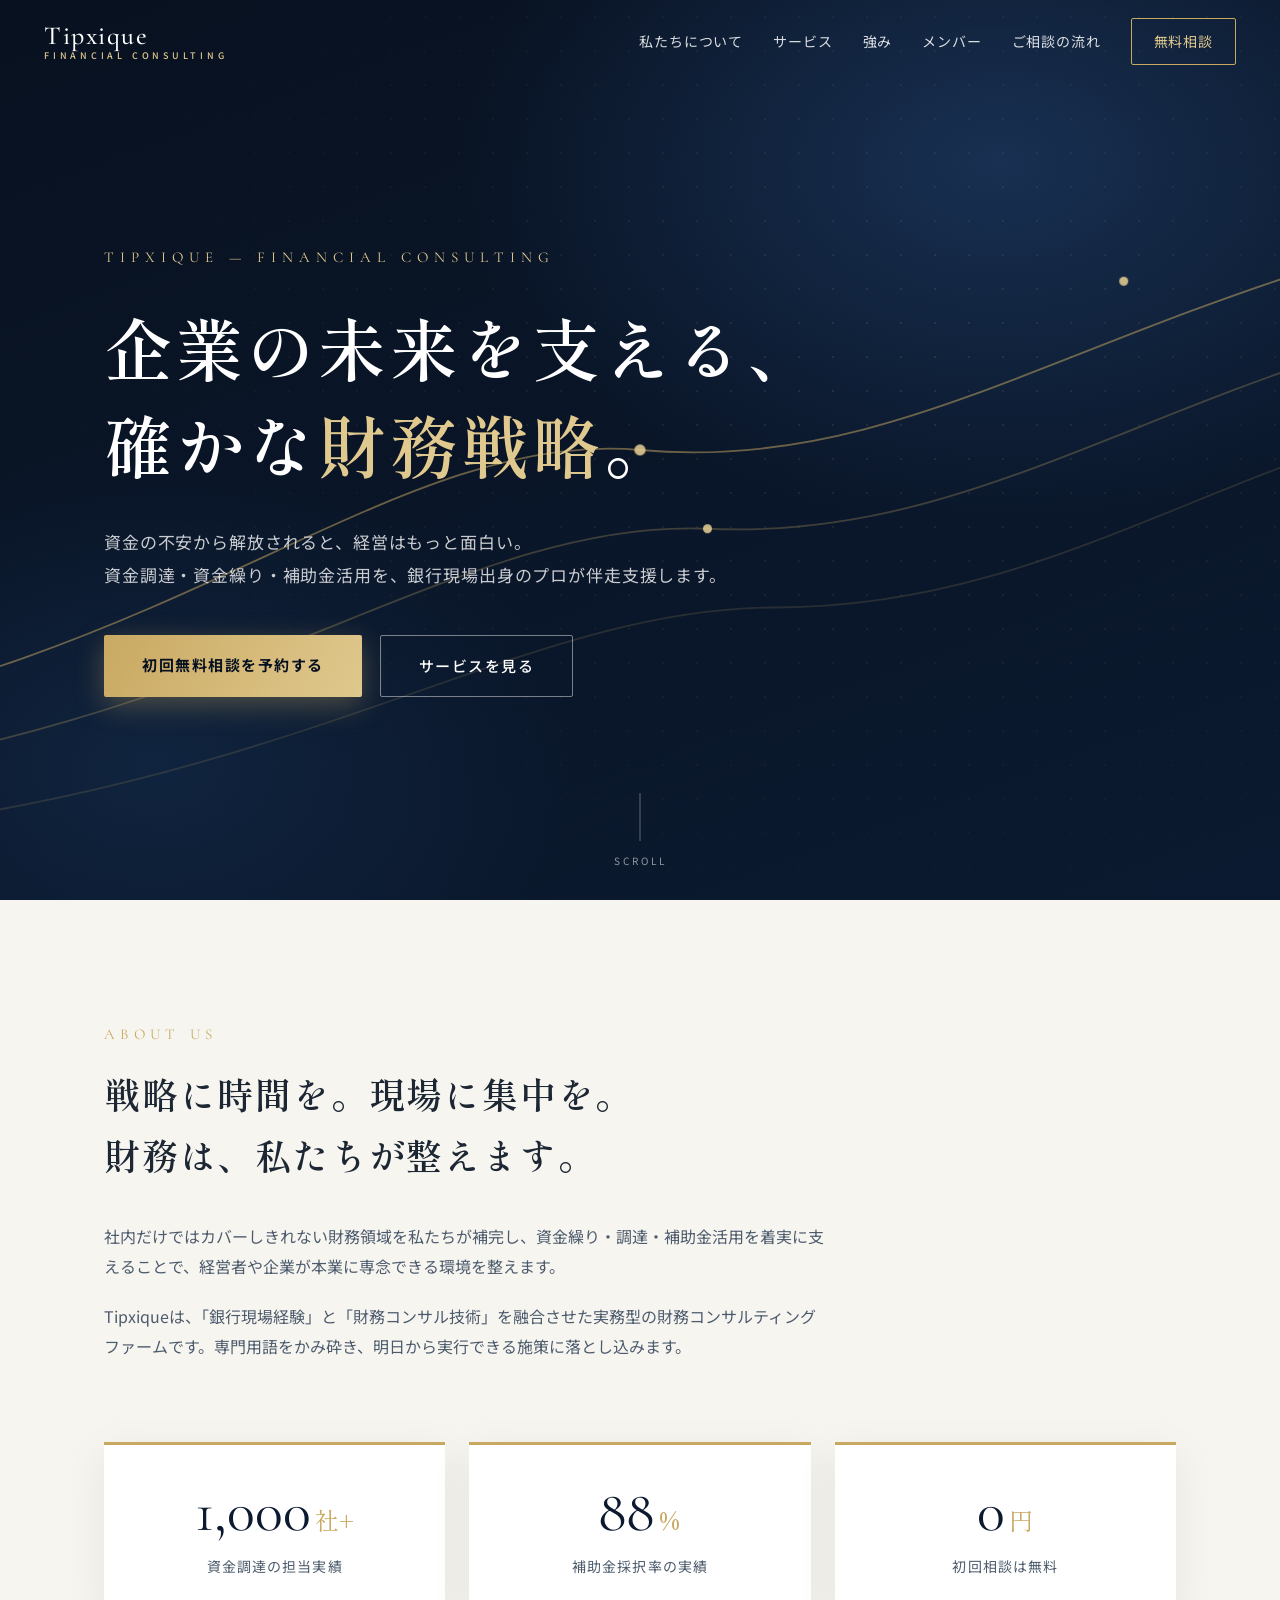
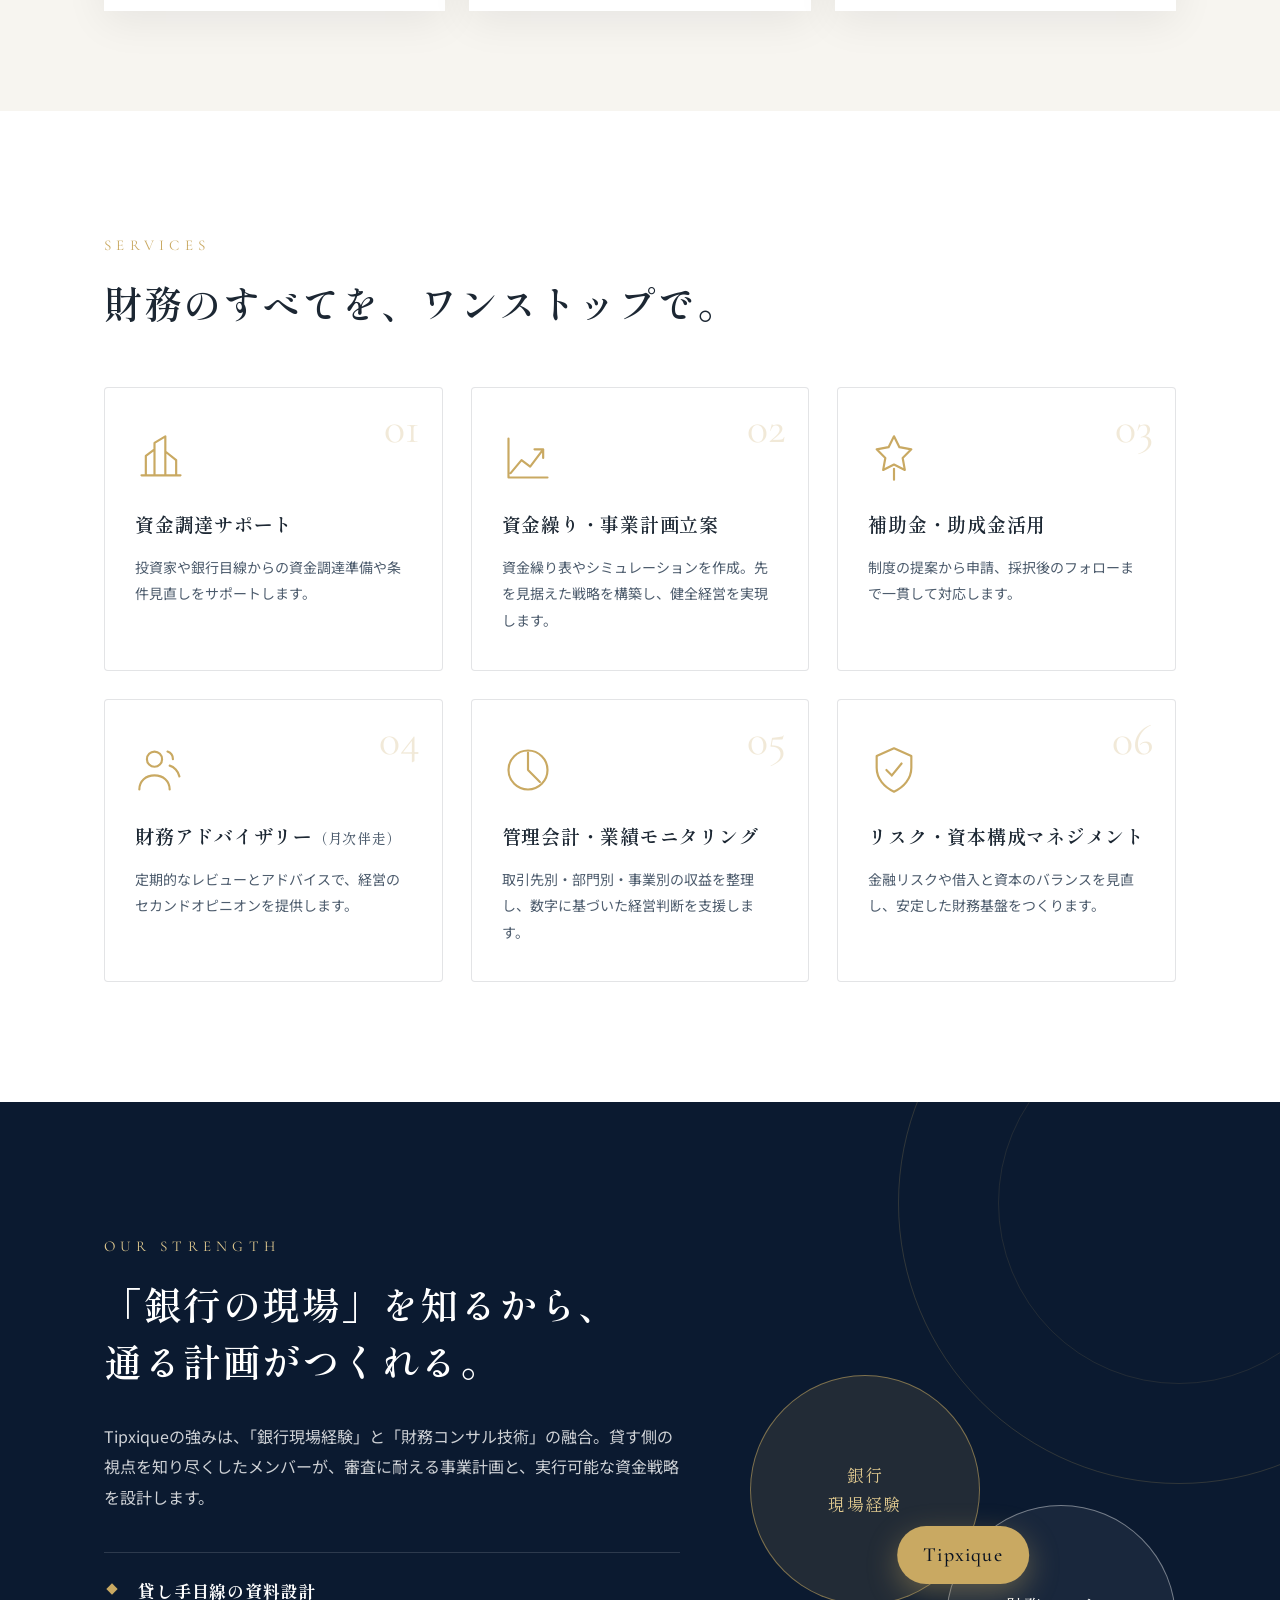
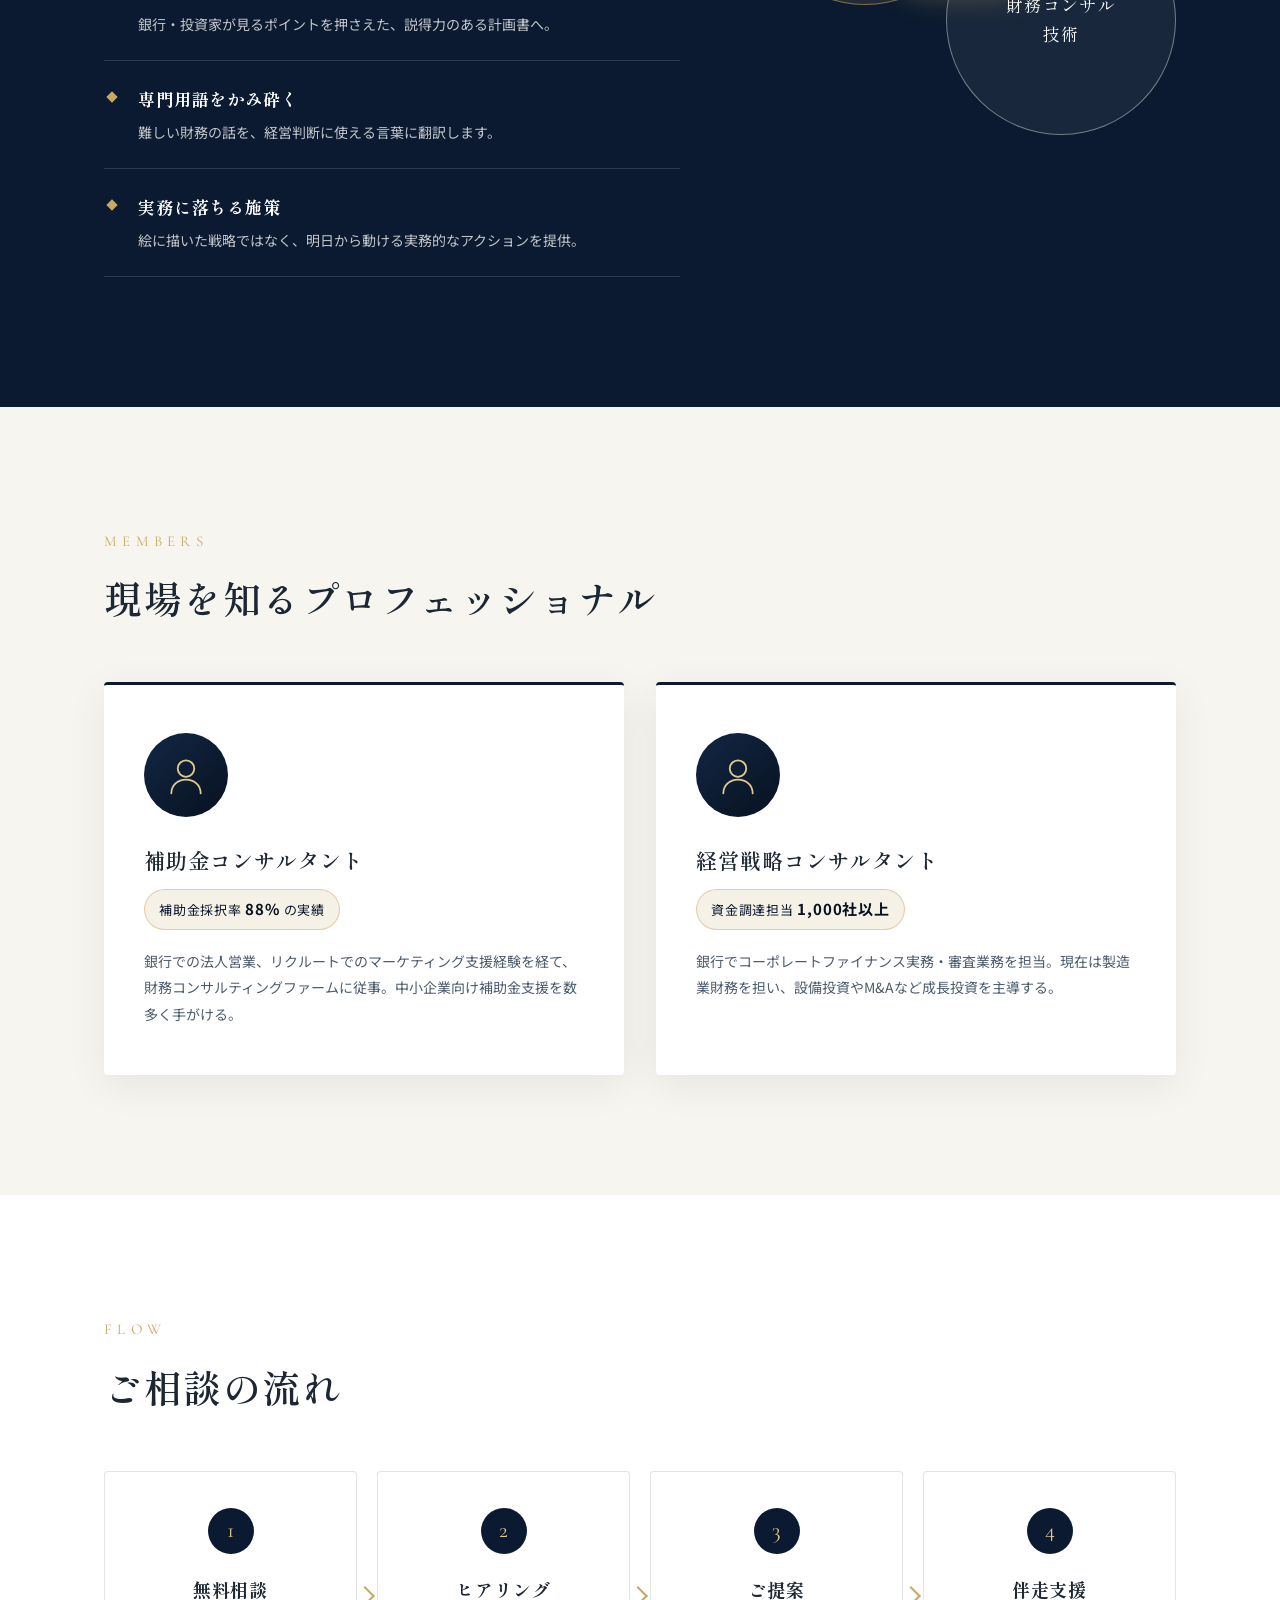
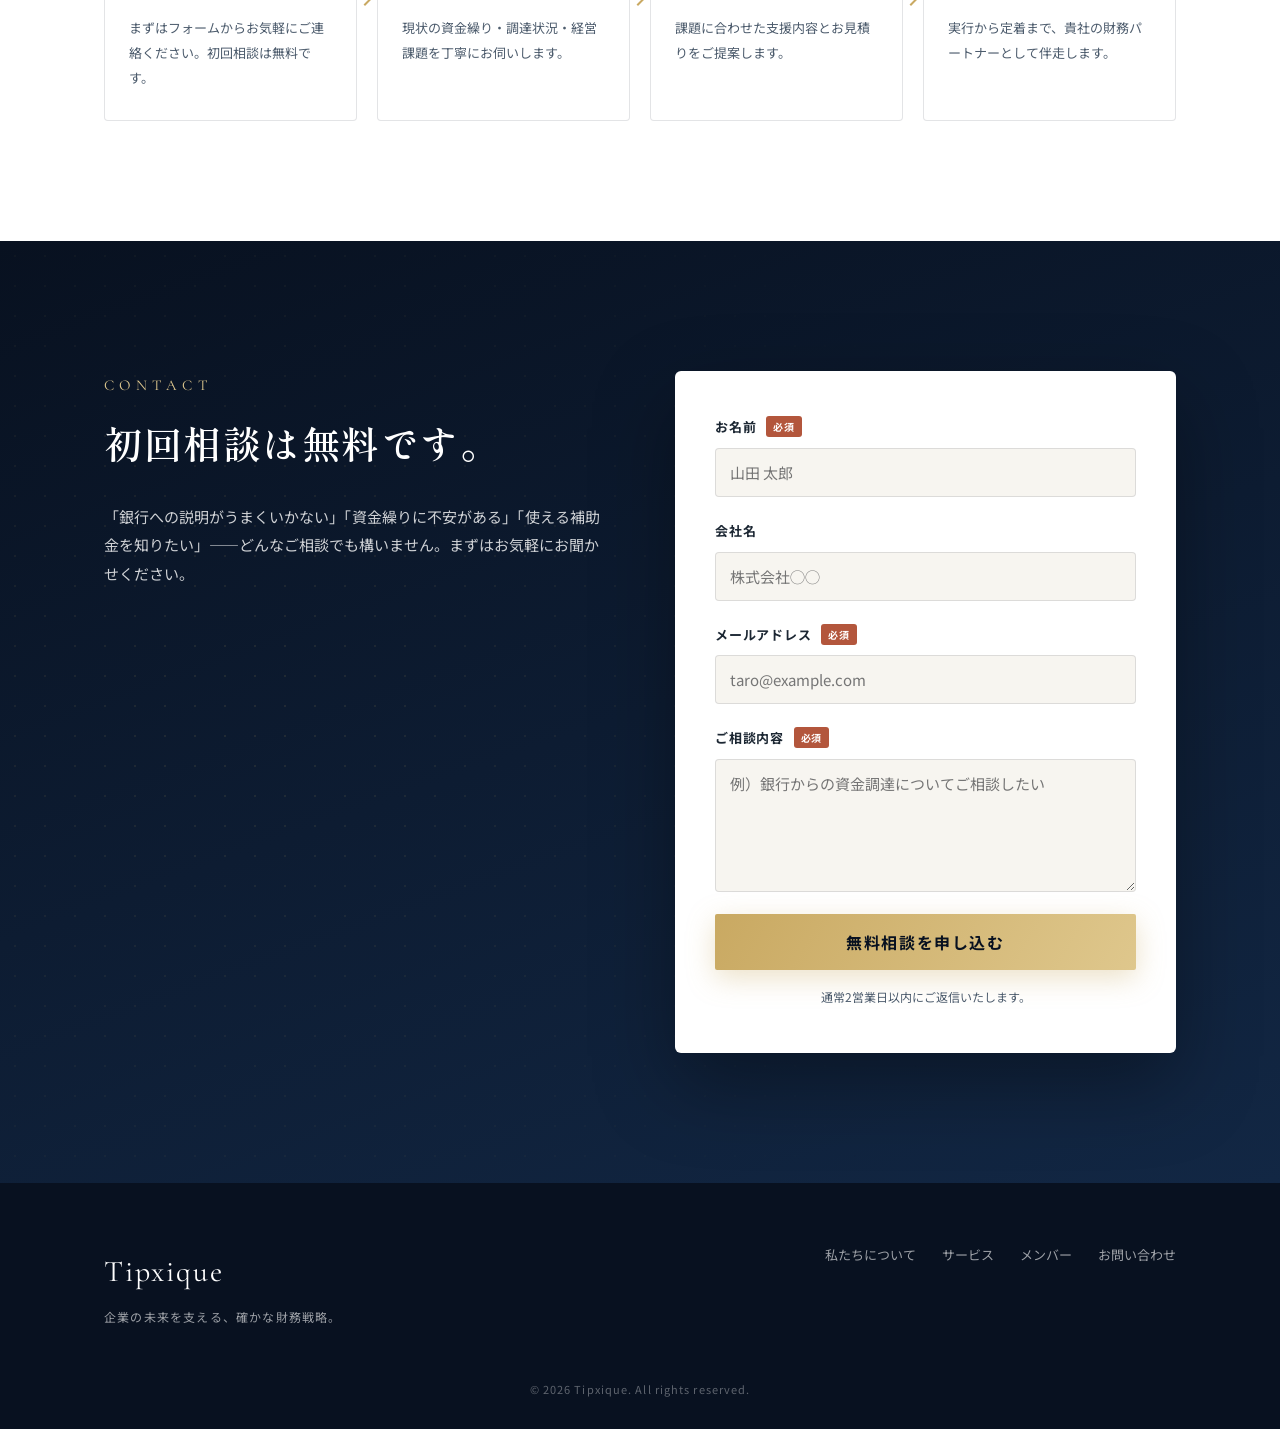
<file: index.html>
<!DOCTYPE html>
<html lang="ja">
<head>
<meta charset="UTF-8">
<meta name="viewport" content="width=device-width, initial-scale=1.0">
<title>Tipxique｜企業財務コンサルティング</title>
<meta name="description" content="Tipxiqueは資金調達・資金繰り・補助金活用を支える財務コンサルティングファーム。銀行現場経験と財務コンサル技術の融合で、経営者が本業に専念できる環境を整えます。初回相談無料。">
<meta property="og:title" content="Tipxique｜企業財務コンサルティング">
<meta property="og:description" content="企業の未来を支える、確かな財務戦略。資金調達・資金繰り・補助金活用をワンストップで支援します。">
<meta property="og:type" content="website">
<link rel="preconnect" href="https://fonts.googleapis.com">
<link rel="preconnect" href="https://fonts.gstatic.com" crossorigin>
<link href="https://fonts.googleapis.com/css2?family=Noto+Sans+JP:wght@300;400;500;700&family=Shippori+Mincho:wght@500;600;700&family=Cormorant+Garamond:ital,wght@0,500;1,500&display=swap" rel="stylesheet">
<link rel="stylesheet" href="css/style.css">
<link rel="icon" href="data:image/svg+xml,<svg xmlns='http://www.w3.org/2000/svg' viewBox='0 0 100 100'><rect width='100' height='100' rx='20' fill='%230b1a30'/><text x='50' y='68' font-size='55' text-anchor='middle' fill='%23c9a962' font-family='Georgia'>T</text></svg>">
</head>
<body>

<header class="header" id="header">
  <div class="header__inner">
    <a href="#top" class="header__logo">Tipxique<span class="header__logo-sub">FINANCIAL CONSULTING</span></a>
    <nav class="header__nav" id="nav">
      <a href="#about">私たちについて</a>
      <a href="#services">サービス</a>
      <a href="#strength">強み</a>
      <a href="#members">メンバー</a>
      <a href="#flow">ご相談の流れ</a>
      <a href="#contact" class="header__cta">無料相談</a>
    </nav>
    <button class="header__burger" id="burger" aria-label="メニュー"><span></span><span></span><span></span></button>
  </div>
</header>

<!-- ===== HERO ===== -->
<section class="hero" id="top">
  <div class="hero__bg">
    <div class="hero__gradient"></div>
    <svg class="hero__lines" viewBox="0 0 1440 800" preserveAspectRatio="xMidYMid slice" aria-hidden="true">
      <path class="hero__line l1" d="M-100,650 C300,600 500,380 720,400 C980,424 1150,250 1560,180" />
      <path class="hero__line l2" d="M-100,700 C350,660 550,460 780,470 C1040,482 1200,320 1560,260" />
      <path class="hero__line l3" d="M-100,750 C400,720 600,540 840,540 C1100,540 1250,390 1560,340" />
      <circle class="hero__dot d1" cx="720" cy="400" r="5"/>
      <circle class="hero__dot d2" cx="780" cy="470" r="4"/>
      <circle class="hero__dot d3" cx="1150" cy="250" r="4"/>
    </svg>
  </div>
  <div class="hero__content">
    <p class="hero__eyebrow reveal">TIPXIQUE — FINANCIAL CONSULTING</p>
    <h1 class="hero__title">
      <span class="hero__title-line"><span>企業の未来を支える、</span></span>
      <span class="hero__title-line"><span>確かな<em>財務戦略</em>。</span></span>
    </h1>
    <p class="hero__lead reveal delay-2">資金の不安から解放されると、経営はもっと面白い。<br>
    資金調達・資金繰り・補助金活用を、銀行現場出身のプロが伴走支援します。</p>
    <div class="hero__actions reveal delay-3">
      <a href="#contact" class="btn btn--gold">初回無料相談を予約する</a>
      <a href="#services" class="btn btn--ghost">サービスを見る</a>
    </div>
  </div>
  <div class="hero__scroll"><span></span>SCROLL</div>
</section>

<!-- ===== MESSAGE ===== -->
<section class="message" id="about">
  <div class="container">
    <p class="section-label reveal">ABOUT US</p>
    <h2 class="message__title reveal delay-1">戦略に時間を。現場に集中を。<br>財務は、私たちが整えます。</h2>
    <div class="message__body reveal delay-2">
      <p>社内だけではカバーしきれない財務領域を私たちが補完し、資金繰り・調達・補助金活用を着実に支えることで、経営者や企業が本業に専念できる環境を整えます。</p>
      <p>Tipxiqueは、「銀行現場経験」と「財務コンサル技術」を融合させた実務型の財務コンサルティングファームです。専門用語をかみ砕き、明日から実行できる施策に落とし込みます。</p>
    </div>
  </div>
  <div class="message__stats">
    <div class="stat reveal">
      <div class="stat__num"><span class="count" data-target="1000">0</span><span class="stat__unit">社+</span></div>
      <p class="stat__label">資金調達の担当実績</p>
    </div>
    <div class="stat reveal delay-1">
      <div class="stat__num"><span class="count" data-target="88">0</span><span class="stat__unit">%</span></div>
      <p class="stat__label">補助金採択率の実績</p>
    </div>
    <div class="stat reveal delay-2">
      <div class="stat__num"><span class="stat__zero">0</span><span class="stat__unit">円</span></div>
      <p class="stat__label">初回相談は無料</p>
    </div>
  </div>
</section>

<!-- ===== SERVICES ===== -->
<section class="services" id="services">
  <div class="container">
    <p class="section-label reveal">SERVICES</p>
    <h2 class="section-title reveal delay-1">財務のすべてを、ワンストップで。</h2>
    <div class="services__grid">
      <article class="card reveal">
        <div class="card__num">01</div>
        <div class="card__icon"><svg viewBox="0 0 48 48"><path d="M6 40h36M10 40V22l8-6v24m0 0V10l10-6v36m0 0V18l10 8v14" stroke-linejoin="round"/></svg></div>
        <h3 class="card__title">資金調達サポート</h3>
        <p class="card__text">投資家や銀行目線からの資金調達準備や条件見直しをサポートします。</p>
      </article>
      <article class="card reveal delay-1">
        <div class="card__num">02</div>
        <div class="card__icon"><svg viewBox="0 0 48 48"><path d="M8 38l10-12 8 6 12-16m0 0h-8m8 0v8M6 6v36h36" stroke-linejoin="round"/></svg></div>
        <h3 class="card__title">資金繰り・事業計画立案</h3>
        <p class="card__text">資金繰り表やシミュレーションを作成。先を見据えた戦略を構築し、健全経営を実現します。</p>
      </article>
      <article class="card reveal delay-2">
        <div class="card__num">03</div>
        <div class="card__icon"><svg viewBox="0 0 48 48"><path d="M24 4l5 10 11 2-8 8 2 11-10-5-10 5 2-11-8-8 11-2z" stroke-linejoin="round"/><path d="M24 34v10"/></svg></div>
        <h3 class="card__title">補助金・助成金活用</h3>
        <p class="card__text">制度の提案から申請、採択後のフォローまで一貫して対応します。</p>
      </article>
      <article class="card reveal">
        <div class="card__num">04</div>
        <div class="card__icon"><svg viewBox="0 0 48 48"><circle cx="18" cy="14" r="7"/><path d="M4 42c0-8 6-13 14-13s14 5 14 13M32 20c4 1 8 5 9 10M30 7c3 1 5 4 5 7"/></svg></div>
        <h3 class="card__title">財務アドバイザリー<span class="card__title-sub">（月次伴走）</span></h3>
        <p class="card__text">定期的なレビューとアドバイスで、経営のセカンドオピニオンを提供します。</p>
      </article>
      <article class="card reveal delay-1">
        <div class="card__num">05</div>
        <div class="card__icon"><svg viewBox="0 0 48 48"><circle cx="24" cy="24" r="18"/><path d="M24 24V8M24 24l11 11" stroke-linejoin="round"/></svg></div>
        <h3 class="card__title">管理会計・業績モニタリング</h3>
        <p class="card__text">取引先別・部門別・事業別の収益を整理し、数字に基づいた経営判断を支援します。</p>
      </article>
      <article class="card reveal delay-2">
        <div class="card__num">06</div>
        <div class="card__icon"><svg viewBox="0 0 48 48"><path d="M24 4l16 7v11c0 10-7 18-16 22C15 40 8 32 8 22V11z" stroke-linejoin="round"/><path d="M17 24l5 5 9-11"/></svg></div>
        <h3 class="card__title">リスク・資本構成マネジメント</h3>
        <p class="card__text">金融リスクや借入と資本のバランスを見直し、安定した財務基盤をつくります。</p>
      </article>
    </div>
  </div>
</section>

<!-- ===== STRENGTH ===== -->
<section class="strength" id="strength">
  <div class="container strength__inner">
    <div class="strength__text">
      <p class="section-label section-label--light reveal">OUR STRENGTH</p>
      <h2 class="section-title section-title--light reveal delay-1"><span class="nowrap">「銀行の現場」を</span><span class="nowrap">知るから、</span><br><span class="nowrap">通る計画がつくれる。</span></h2>
      <p class="strength__lead reveal delay-2">Tipxiqueの強みは、「銀行現場経験」と「財務コンサル技術」の融合。貸す側の視点を知り尽くしたメンバーが、審査に耐える事業計画と、実行可能な資金戦略を設計します。</p>
      <ul class="strength__list">
        <li class="reveal delay-1"><strong>貸し手目線の資料設計</strong>銀行・投資家が見るポイントを押さえた、説得力のある計画書へ。</li>
        <li class="reveal delay-2"><strong>専門用語をかみ砕く</strong>難しい財務の話を、経営判断に使える言葉に翻訳します。</li>
        <li class="reveal delay-3"><strong>実務に落ちる施策</strong>絵に描いた戦略ではなく、明日から動ける実務的なアクションを提供。</li>
      </ul>
    </div>
    <div class="strength__visual reveal delay-2" aria-hidden="true">
      <div class="strength__circle c1"><span>銀行<br>現場経験</span></div>
      <div class="strength__circle c2"><span>財務コンサル<br>技術</span></div>
      <div class="strength__badge">Tipxique</div>
    </div>
  </div>
</section>

<!-- ===== MEMBERS ===== -->
<section class="members" id="members">
  <div class="container">
    <p class="section-label reveal">MEMBERS</p>
    <h2 class="section-title reveal delay-1">現場を知るプロフェッショナル</h2>
    <div class="members__grid">
      <article class="member reveal">
        <div class="member__avatar" aria-hidden="true"><svg viewBox="0 0 48 48"><circle cx="24" cy="17" r="9"/><path d="M8 44c0-9 7-15 16-15s16 6 16 15"/></svg></div>
        <p class="member__role">補助金コンサルタント</p>
        <p class="member__highlight">補助金採択率 <strong>88%</strong> の実績</p>
        <p class="member__bio">銀行での法人営業、リクルートでのマーケティング支援経験を経て、財務コンサルティングファームに従事。中小企業向け補助金支援を数多く手がける。</p>
      </article>
      <article class="member reveal delay-2">
        <div class="member__avatar" aria-hidden="true"><svg viewBox="0 0 48 48"><circle cx="24" cy="17" r="9"/><path d="M8 44c0-9 7-15 16-15s16 6 16 15"/></svg></div>
        <p class="member__role">経営戦略コンサルタント</p>
        <p class="member__highlight">資金調達担当 <strong>1,000社以上</strong></p>
        <p class="member__bio">銀行でコーポレートファイナンス実務・審査業務を担当。現在は製造業財務を担い、設備投資やM&Aなど成長投資を主導する。</p>
      </article>
    </div>
  </div>
</section>

<!-- ===== FLOW ===== -->
<section class="flow" id="flow">
  <div class="container">
    <p class="section-label reveal">FLOW</p>
    <h2 class="section-title reveal delay-1">ご相談の流れ</h2>
    <ol class="flow__steps">
      <li class="flow__step reveal">
        <div class="flow__num">1</div>
        <h3>無料相談</h3>
        <p>まずはフォームからお気軽にご連絡ください。初回相談は無料です。</p>
      </li>
      <li class="flow__step reveal delay-1">
        <div class="flow__num">2</div>
        <h3>ヒアリング</h3>
        <p>現状の資金繰り・調達状況・経営課題を丁寧にお伺いします。</p>
      </li>
      <li class="flow__step reveal delay-2">
        <div class="flow__num">3</div>
        <h3>ご提案</h3>
        <p>課題に合わせた支援内容とお見積りをご提案します。</p>
      </li>
      <li class="flow__step reveal delay-3">
        <div class="flow__num">4</div>
        <h3>伴走支援</h3>
        <p>実行から定着まで、貴社の財務パートナーとして伴走します。</p>
      </li>
    </ol>
  </div>
</section>

<!-- ===== CONTACT ===== -->
<section class="contact" id="contact">
  <div class="container contact__inner">
    <div class="contact__intro">
      <p class="section-label section-label--light reveal">CONTACT</p>
      <h2 class="section-title section-title--light reveal delay-1">初回相談は無料です。</h2>
      <p class="contact__lead reveal delay-2">「銀行への説明がうまくいかない」「資金繰りに不安がある」「使える補助金を知りたい」——どんなご相談でも構いません。まずはお気軽にお聞かせください。</p>
      <p class="contact__mail reveal delay-3">メールでのご連絡：<a href="mailto:tipxique@gmail.com">tipxique@gmail.com</a></p>
    </div>
    <form class="contact__form reveal delay-2" action="https://api.web3forms.com/submit" method="POST">
      <input type="hidden" name="access_key" value="33e11af1-1edc-4d59-bbb4-d6912472a318">
      <input type="hidden" name="subject" value="【Tipxique HP】お問い合わせ">
      <input type="hidden" name="from_name" value="Tipxique HP">
      <input type="hidden" name="redirect" value="https://tipxique.github.io/thanks.html">
      <input type="checkbox" name="botcheck" style="display:none" tabindex="-1" autocomplete="off">
      <label>お名前 <span class="req">必須</span>
        <input type="text" name="お名前" required placeholder="山田 太郎">
      </label>
      <label>会社名
        <input type="text" name="会社名" placeholder="株式会社◯◯">
      </label>
      <label>メールアドレス <span class="req">必須</span>
        <input type="email" name="email" required placeholder="taro@example.com">
      </label>
      <label>ご相談内容 <span class="req">必須</span>
        <textarea name="ご相談内容" rows="5" required placeholder="例）銀行からの資金調達についてご相談したい"></textarea>
      </label>
      <button type="submit" class="btn btn--gold btn--full">無料相談を申し込む</button>
      <p class="contact__note">通常2営業日以内にご返信いたします。</p>
    </form>
  </div>
</section>

<footer class="footer">
  <div class="container footer__inner">
    <div>
      <p class="footer__logo">Tipxique</p>
      <p class="footer__tag">企業の未来を支える、確かな財務戦略。</p>
    </div>
    <nav class="footer__nav">
      <a href="#about">私たちについて</a>
      <a href="#services">サービス</a>
      <a href="#members">メンバー</a>
      <a href="#contact">お問い合わせ</a>
    </nav>
  </div>
  <p class="footer__copy">&copy; 2026 Tipxique. All rights reserved.</p>
</footer>

<script src="js/main.js"></script>
</body>
</html>
</file>
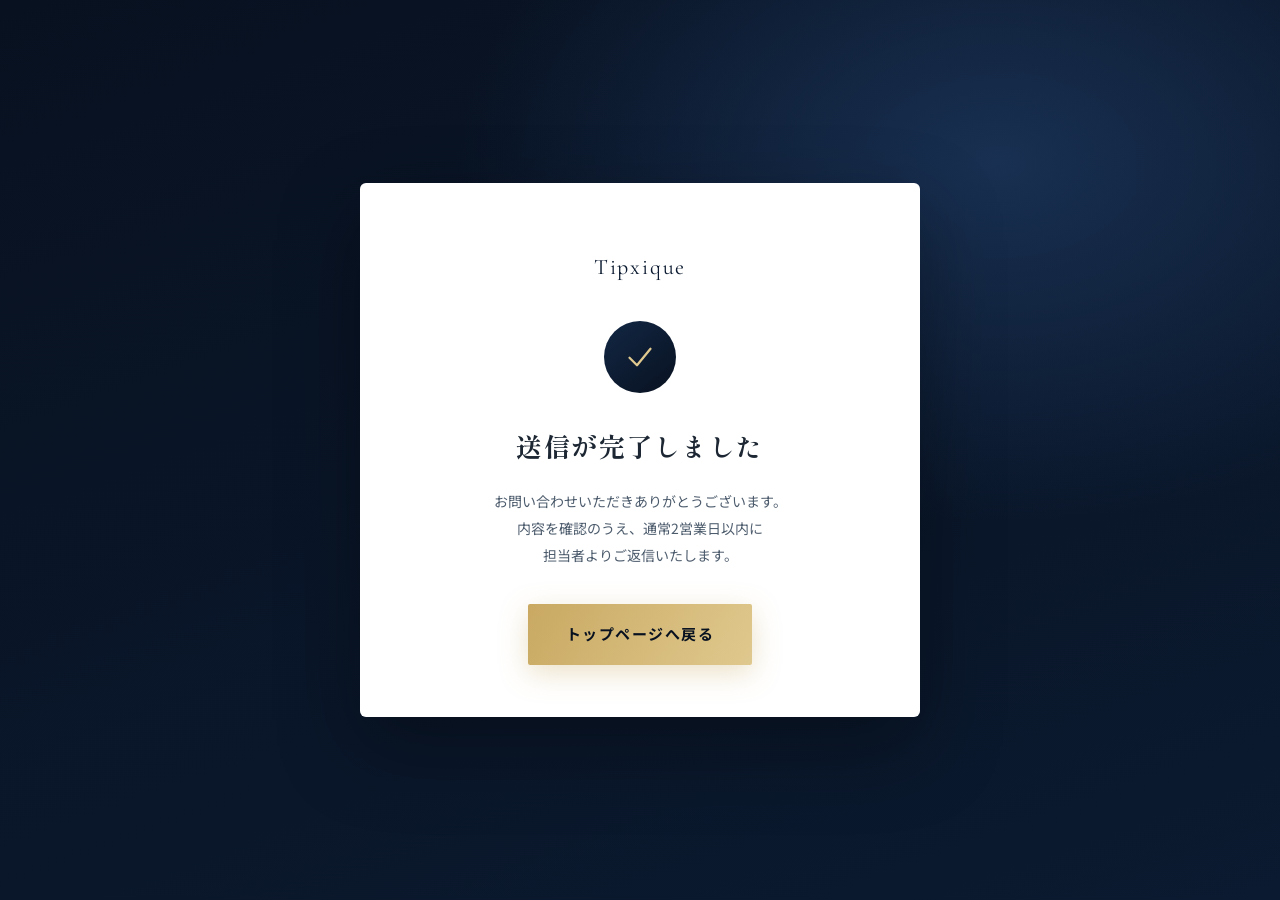
<file: thanks.html>
<!DOCTYPE html>
<html lang="ja">
<head>
<meta charset="UTF-8">
<meta name="viewport" content="width=device-width, initial-scale=1.0">
<title>送信完了｜Tipxique</title>
<meta name="robots" content="noindex">
<link rel="preconnect" href="https://fonts.googleapis.com">
<link rel="preconnect" href="https://fonts.gstatic.com" crossorigin>
<link href="https://fonts.googleapis.com/css2?family=Noto+Sans+JP:wght@300;400;500;700&family=Shippori+Mincho:wght@500;600;700&family=Cormorant+Garamond:ital,wght@0,500;1,500&display=swap" rel="stylesheet">
<link rel="stylesheet" href="css/style.css">
<link rel="icon" href="data:image/svg+xml,<svg xmlns='http://www.w3.org/2000/svg' viewBox='0 0 100 100'><rect width='100' height='100' rx='20' fill='%230b1a30'/><text x='50' y='68' font-size='55' text-anchor='middle' fill='%23c9a962' font-family='Georgia'>T</text></svg>">
<style>
.thanks {
  min-height: 100svh;
  display: flex; align-items: center; justify-content: center;
  background:
    radial-gradient(ellipse 900px 600px at 78% 18%, rgba(26, 51, 87, .9) 0%, transparent 60%),
    linear-gradient(160deg, var(--navy-900) 0%, var(--navy-800) 100%);
  padding: 24px;
}
.thanks__box {
  max-width: 560px; width: 100%; text-align: center;
  background: var(--white); border-radius: 6px;
  padding: 64px 44px 52px;
  box-shadow: 0 30px 80px rgba(0, 0, 0, .35);
}
.thanks__check {
  width: 72px; height: 72px; margin: 0 auto 28px;
  border-radius: 50%;
  background: linear-gradient(140deg, var(--navy-700), var(--navy-900));
  display: flex; align-items: center; justify-content: center;
}
.thanks__check svg { width: 36px; height: 36px; fill: none; stroke: var(--gold-light); stroke-width: 3; stroke-linecap: round; stroke-linejoin: round; }
.thanks__title { font-family: var(--font-serif); font-size: 26px; letter-spacing: .06em; margin-bottom: 18px; }
.thanks__text { font-size: 14px; color: var(--ink-soft); margin-bottom: 36px; }
.thanks__logo { font-family: var(--font-latin); font-size: 22px; color: var(--navy-800); letter-spacing: .08em; margin-bottom: 32px; }
</style>
</head>
<body>
<div class="thanks">
  <div class="thanks__box">
    <p class="thanks__logo">Tipxique</p>
    <div class="thanks__check"><svg viewBox="0 0 48 48"><path d="M10 25l10 10 18-22"/></svg></div>
    <h1 class="thanks__title">送信が完了しました</h1>
    <p class="thanks__text">お問い合わせいただきありがとうございます。<br>
    内容を確認のうえ、通常2営業日以内に<br>担当者よりご返信いたします。</p>
    <a href="./" class="btn btn--gold">トップページへ戻る</a>
  </div>
</div>
</body>
</html>
</file>
<file: css/style.css>
/* ============ Tipxique — Modern × Trust ============ */
:root {
  --navy-900: #081120;
  --navy-800: #0b1a30;
  --navy-700: #122744;
  --navy-600: #1a3357;
  --gold: #c9a962;
  --gold-light: #e0c98f;
  --ink: #1c2733;
  --ink-soft: #4d5c6d;
  --paper: #f7f5f0;
  --white: #ffffff;
  --line: rgba(28, 39, 51, .12);
  --font-sans: "Noto Sans JP", sans-serif;
  --font-serif: "Shippori Mincho", serif;
  --font-latin: "Cormorant Garamond", serif;
  --ease: cubic-bezier(.22, 1, .36, 1);
}

* { margin: 0; padding: 0; box-sizing: border-box; }
html { scroll-behavior: smooth; scroll-padding-top: 80px; }
body {
  font-family: var(--font-sans);
  color: var(--ink);
  background: var(--white);
  line-height: 1.9;
  font-weight: 400;
  overflow-x: hidden;
  -webkit-font-smoothing: antialiased;
}
img, svg { display: block; max-width: 100%; }
a { color: inherit; text-decoration: none; }
.container { max-width: 1120px; margin: 0 auto; padding: 0 24px; }

/* ---------- reveal animation ---------- */
.reveal { opacity: 0; transform: translateY(28px); transition: opacity .9s var(--ease), transform .9s var(--ease); }
.reveal.is-visible { opacity: 1; transform: none; }
.delay-1 { transition-delay: .12s; }
.delay-2 { transition-delay: .24s; }
.delay-3 { transition-delay: .36s; }
@media (prefers-reduced-motion: reduce) {
  .reveal { opacity: 1; transform: none; transition: none; }
  html { scroll-behavior: auto; }
}

/* ---------- common ---------- */
.section-label {
  font-family: var(--font-latin);
  font-size: 15px;
  letter-spacing: .35em;
  color: var(--gold);
  margin-bottom: 14px;
  text-transform: uppercase;
}
.section-label--light { color: var(--gold-light); }
.section-title {
  font-family: var(--font-serif);
  font-size: clamp(26px, 4vw, 38px);
  font-weight: 600;
  line-height: 1.5;
  letter-spacing: .04em;
  margin-bottom: 32px;
}
.section-title--light { color: var(--white); }
.nowrap { display: inline-block; }

.btn {
  display: inline-block;
  padding: 16px 38px;
  font-size: 15px;
  font-weight: 500;
  letter-spacing: .1em;
  border-radius: 2px;
  transition: transform .35s var(--ease), box-shadow .35s var(--ease), background .35s, color .35s;
}
.btn--gold {
  background: linear-gradient(120deg, var(--gold) 0%, var(--gold-light) 55%, var(--gold) 100%);
  background-size: 200% 100%;
  color: var(--navy-900);
  font-weight: 700;
  box-shadow: 0 8px 28px rgba(201, 169, 98, .35);
}
.btn--gold:hover { transform: translateY(-3px); background-position: 100% 0; box-shadow: 0 14px 36px rgba(201, 169, 98, .45); }
.btn--ghost {
  border: 1px solid rgba(255, 255, 255, .45);
  color: var(--white);
}
.btn--ghost:hover { background: rgba(255, 255, 255, .1); transform: translateY(-3px); }
.btn--full { width: 100%; border: none; cursor: pointer; font-family: var(--font-sans); font-size: 16px; }

/* ---------- header ---------- */
.header {
  position: fixed; inset: 0 0 auto 0; z-index: 100;
  transition: background .4s, box-shadow .4s, padding .4s;
  padding: 18px 0;
}
.header.is-scrolled {
  background: rgba(8, 17, 32, .92);
  backdrop-filter: blur(12px);
  box-shadow: 0 2px 24px rgba(0, 0, 0, .25);
  padding: 10px 0;
}
.header__inner {
  max-width: 1240px; margin: 0 auto; padding: 0 24px;
  display: flex; align-items: center; justify-content: space-between;
}
.header__logo {
  font-family: var(--font-latin);
  font-size: 26px; font-weight: 500; letter-spacing: .06em;
  color: var(--white); display: flex; flex-direction: column; line-height: 1.1;
}
.header__logo-sub { font-size: 9px; letter-spacing: .42em; color: var(--gold-light); font-family: var(--font-sans); }
.header__nav { display: flex; align-items: center; gap: 30px; }
.header__nav a {
  color: rgba(255, 255, 255, .85); font-size: 14px; letter-spacing: .06em;
  position: relative; transition: color .3s;
}
.header__nav a:not(.header__cta)::after {
  content: ""; position: absolute; left: 0; bottom: -6px; width: 100%; height: 1px;
  background: var(--gold); transform: scaleX(0); transform-origin: right; transition: transform .4s var(--ease);
}
.header__nav a:hover { color: var(--white); }
.header__nav a:not(.header__cta):hover::after { transform: scaleX(1); transform-origin: left; }
.header__cta {
  border: 1px solid var(--gold); color: var(--gold-light) !important;
  padding: 9px 22px; border-radius: 2px; transition: background .3s, color .3s;
}
.header__cta:hover { background: var(--gold); color: var(--navy-900) !important; }
.header__burger { display: none; }

/* ---------- hero ---------- */
.hero {
  position: relative; min-height: 100svh;
  display: flex; align-items: center;
  background: var(--navy-900);
  overflow: hidden;
}
.hero__bg { position: absolute; inset: 0; }
.hero__gradient {
  position: absolute; inset: 0;
  background:
    radial-gradient(ellipse 900px 600px at 78% 18%, rgba(26, 51, 87, .9) 0%, transparent 60%),
    radial-gradient(ellipse 700px 500px at 12% 85%, rgba(18, 39, 68, .8) 0%, transparent 60%),
    linear-gradient(160deg, var(--navy-900) 0%, var(--navy-800) 100%);
}
.hero__gradient::after {
  content: ""; position: absolute; inset: 0;
  background-image: radial-gradient(rgba(201, 169, 98, .14) 1px, transparent 1px);
  background-size: 34px 34px;
  mask-image: radial-gradient(ellipse 70% 70% at 70% 40%, #000 0%, transparent 100%);
  -webkit-mask-image: radial-gradient(ellipse 70% 70% at 70% 40%, #000 0%, transparent 100%);
}
.hero__lines { position: absolute; inset: 0; width: 100%; height: 100%; }
.hero__line {
  fill: none; stroke: var(--gold); stroke-width: 1.6; opacity: .5;
  stroke-dasharray: 2400; stroke-dashoffset: 2400;
  animation: draw 3.2s var(--ease) forwards;
}
.hero__line.l2 { opacity: .28; animation-delay: .35s; }
.hero__line.l3 { opacity: .16; animation-delay: .7s; }
@keyframes draw { to { stroke-dashoffset: 0; } }
.hero__dot { fill: var(--gold-light); opacity: 0; animation: dotIn .8s 2.4s forwards; }
.hero__dot.d2 { animation-delay: 2.7s; }
.hero__dot.d3 { animation-delay: 3s; }
@keyframes dotIn { to { opacity: .9; } }

.hero__content { position: relative; z-index: 2; max-width: 1120px; margin: 0 auto; padding: 140px 24px 100px; width: 100%; }
.hero__eyebrow {
  font-family: var(--font-latin); color: var(--gold-light);
  letter-spacing: .4em; font-size: 15px; margin-bottom: 28px;
}
.hero__title {
  font-family: var(--font-serif); color: var(--white);
  font-size: clamp(29px, 6.2vw, 68px); font-weight: 600;
  line-height: 1.42; letter-spacing: .05em; margin-bottom: 34px;
}
.hero__title em { font-style: normal; color: var(--gold-light); }
.hero__title-line { display: block; overflow: hidden; }
.hero__title-line span { display: inline-block; transform: translateY(110%); animation: riseUp 1.1s var(--ease) forwards; }
.hero__title-line:nth-child(2) span { animation-delay: .18s; }
@keyframes riseUp { to { transform: none; } }
.hero__lead {
  color: rgba(255, 255, 255, .78); font-size: clamp(15px, 1.6vw, 17px);
  letter-spacing: .05em; margin-bottom: 44px;
}
.hero__actions { display: flex; gap: 18px; flex-wrap: wrap; }
.hero__scroll {
  position: absolute; bottom: 30px; left: 50%; transform: translateX(-50%);
  color: rgba(255, 255, 255, .55); font-size: 10px; letter-spacing: .3em;
  display: flex; flex-direction: column; align-items: center; gap: 10px; z-index: 2;
}
.hero__scroll span { width: 1px; height: 48px; background: rgba(255, 255, 255, .35); position: relative; overflow: hidden; }
.hero__scroll span::after {
  content: ""; position: absolute; top: -50%; left: 0; width: 100%; height: 50%;
  background: var(--gold); animation: scrollHint 2s ease-in-out infinite;
}
@keyframes scrollHint { 0% { top: -50%; } 100% { top: 110%; } }

/* ---------- message ---------- */
.message { padding: 120px 0 100px; background: var(--paper); }
.message__title {
  font-family: var(--font-serif);
  font-size: clamp(24px, 3.6vw, 36px); font-weight: 600;
  line-height: 1.7; letter-spacing: .05em; margin-bottom: 36px;
}
.message__body { max-width: 720px; color: var(--ink-soft); font-size: 16px; }
.message__body p + p { margin-top: 1.2em; }
.message__stats {
  max-width: 1120px; margin: 80px auto 0; padding: 0 24px;
  display: grid; grid-template-columns: repeat(3, 1fr); gap: 24px;
}
.stat {
  background: var(--white); border-top: 3px solid var(--gold);
  padding: 38px 28px 32px; text-align: center;
  box-shadow: 0 10px 40px rgba(8, 17, 32, .07);
}
.stat__num {
  font-family: var(--font-latin); font-size: 58px; line-height: 1;
  color: var(--navy-800); margin-bottom: 12px;
}
.stat__zero { font-size: 58px; }
.stat__unit { font-family: var(--font-serif); font-size: 24px; color: var(--gold); margin-left: 4px; }
.stat__label { font-size: 14px; color: var(--ink-soft); letter-spacing: .08em; }

/* ---------- services ---------- */
.services { padding: 120px 0; background: var(--white); }
.services__grid { display: grid; grid-template-columns: repeat(3, 1fr); gap: 28px; margin-top: 56px; }
.card {
  position: relative; padding: 44px 30px 36px;
  border: 1px solid var(--line); border-radius: 4px;
  background: var(--white);
  transition: transform .45s var(--ease), box-shadow .45s var(--ease), border-color .45s;
  overflow: hidden;
}
.card::before {
  content: ""; position: absolute; top: 0; left: 0; width: 100%; height: 3px;
  background: linear-gradient(90deg, var(--gold), var(--gold-light));
  transform: scaleX(0); transform-origin: left; transition: transform .5s var(--ease);
}
.card:hover { transform: translateY(-8px); box-shadow: 0 20px 50px rgba(8, 17, 32, .12); border-color: transparent; }
.card:hover::before { transform: scaleX(1); }
.card__num {
  position: absolute; top: 18px; right: 22px;
  font-family: var(--font-latin); font-size: 44px; color: rgba(201, 169, 98, .25); line-height: 1;
}
.card__icon { width: 52px; height: 52px; margin-bottom: 22px; }
.card__icon svg { width: 100%; height: 100%; fill: none; stroke: var(--gold); stroke-width: 2; stroke-linecap: round; }
.card__title { font-family: var(--font-serif); font-size: 19px; font-weight: 600; letter-spacing: .04em; margin-bottom: 12px; }
.card__title-sub { font-size: 14px; color: var(--ink-soft); font-weight: 500; }
.card__text { font-size: 14px; color: var(--ink-soft); line-height: 1.9; }

/* ---------- strength ---------- */
.strength {
  padding: 130px 0; background: var(--navy-800); color: var(--white);
  position: relative; overflow: hidden;
}
.strength::before {
  content: ""; position: absolute; right: -180px; top: -180px;
  width: 560px; height: 560px; border-radius: 50%;
  border: 1px solid rgba(201, 169, 98, .2);
}
.strength::after {
  content: ""; position: absolute; right: -80px; top: -80px;
  width: 360px; height: 360px; border-radius: 50%;
  border: 1px solid rgba(201, 169, 98, .12);
}
.strength__inner { display: grid; grid-template-columns: 1.15fr .85fr; gap: 70px; align-items: center; position: relative; z-index: 1; }
.strength__lead { color: rgba(255, 255, 255, .8); margin-bottom: 40px; font-size: 16px; }
.strength__list { list-style: none; }
.strength__list li {
  padding: 22px 0 22px 34px; border-top: 1px solid rgba(255, 255, 255, .14);
  color: rgba(255, 255, 255, .75); font-size: 14px; position: relative;
}
.strength__list li:last-child { border-bottom: 1px solid rgba(255, 255, 255, .14); }
.strength__list li::before {
  content: ""; position: absolute; left: 4px; top: 32px;
  width: 8px; height: 8px; background: var(--gold); transform: rotate(45deg);
}
.strength__list strong {
  display: block; color: var(--white); font-size: 17px;
  font-family: var(--font-serif); letter-spacing: .05em; margin-bottom: 4px;
}
.strength__visual { position: relative; height: 380px; }
.strength__circle {
  position: absolute; width: 230px; height: 230px; border-radius: 50%;
  display: flex; align-items: center; justify-content: center; text-align: center;
  font-family: var(--font-serif); font-size: 17px; letter-spacing: .08em; line-height: 1.7;
}
.strength__circle.c1 {
  top: 10px; left: 0;
  background: rgba(201, 169, 98, .12); border: 1px solid rgba(201, 169, 98, .55);
  color: var(--gold-light);
  animation: float 6s ease-in-out infinite;
}
.strength__circle.c2 {
  bottom: 10px; right: 0;
  background: rgba(255, 255, 255, .06); border: 1px solid rgba(255, 255, 255, .4);
  color: var(--white);
  animation: float 6s ease-in-out 3s infinite;
}
@keyframes float { 0%, 100% { transform: translateY(0); } 50% { transform: translateY(-12px); } }
.strength__badge {
  position: absolute; top: 50%; left: 50%; transform: translate(-50%, -50%);
  background: var(--gold); color: var(--navy-900);
  font-family: var(--font-latin); font-size: 20px; letter-spacing: .06em;
  padding: 10px 26px; border-radius: 40px; font-weight: 500;
  box-shadow: 0 10px 30px rgba(201, 169, 98, .4); z-index: 2;
}

/* ---------- members ---------- */
.members { padding: 120px 0; background: var(--paper); }
.members__grid { display: grid; grid-template-columns: repeat(2, 1fr); gap: 32px; margin-top: 56px; }
.member {
  background: var(--white); padding: 48px 40px; border-radius: 4px;
  box-shadow: 0 10px 40px rgba(8, 17, 32, .07);
  border-top: 3px solid var(--navy-800);
  transition: transform .45s var(--ease), box-shadow .45s var(--ease);
}
.member:hover { transform: translateY(-6px); box-shadow: 0 22px 56px rgba(8, 17, 32, .13); }
.member__avatar {
  width: 84px; height: 84px; border-radius: 50%;
  background: linear-gradient(140deg, var(--navy-700), var(--navy-900));
  display: flex; align-items: center; justify-content: center; margin-bottom: 24px;
}
.member__avatar svg { width: 44px; height: 44px; fill: none; stroke: var(--gold-light); stroke-width: 2; stroke-linecap: round; }
.member__role { font-family: var(--font-serif); font-size: 21px; font-weight: 600; letter-spacing: .05em; margin-bottom: 8px; }
.member__highlight {
  display: inline-block; font-size: 13px; letter-spacing: .06em;
  color: var(--navy-800); background: rgba(201, 169, 98, .16);
  border: 1px solid rgba(201, 169, 98, .5);
  padding: 5px 14px; border-radius: 30px; margin-bottom: 18px;
}
.member__highlight strong { color: var(--navy-900); font-size: 15px; }
.member__bio { font-size: 14px; color: var(--ink-soft); }

/* ---------- flow ---------- */
.flow { padding: 120px 0; background: var(--white); }
.flow__steps {
  list-style: none; margin-top: 56px;
  display: grid; grid-template-columns: repeat(4, 1fr); gap: 20px;
  counter-reset: step;
}
.flow__step {
  position: relative; padding: 36px 24px 30px; text-align: center;
  border: 1px solid var(--line); border-radius: 4px; background: var(--white);
}
.flow__step:not(:last-child)::after {
  content: ""; position: absolute; top: 50%; right: -16px;
  width: 12px; height: 12px; border-top: 2px solid var(--gold); border-right: 2px solid var(--gold);
  transform: translateY(-50%) rotate(45deg); z-index: 2;
}
.flow__num {
  width: 46px; height: 46px; margin: 0 auto 18px;
  border-radius: 50%; background: var(--navy-800); color: var(--gold-light);
  font-family: var(--font-latin); font-size: 22px;
  display: flex; align-items: center; justify-content: center;
}
.flow__step h3 { font-family: var(--font-serif); font-size: 18px; letter-spacing: .05em; margin-bottom: 10px; }
.flow__step p { font-size: 13px; color: var(--ink-soft); text-align: left; }

/* ---------- contact ---------- */
.contact {
  padding: 130px 0; background: linear-gradient(160deg, var(--navy-900) 0%, var(--navy-700) 100%);
  position: relative; overflow: hidden;
}
.contact::before {
  content: ""; position: absolute; inset: 0;
  background-image: radial-gradient(rgba(201, 169, 98, .12) 1px, transparent 1px);
  background-size: 30px 30px;
  mask-image: radial-gradient(ellipse 60% 80% at 20% 50%, #000, transparent);
  -webkit-mask-image: radial-gradient(ellipse 60% 80% at 20% 50%, #000, transparent);
}
.contact__inner { display: grid; grid-template-columns: 1fr 1fr; gap: 70px; align-items: start; position: relative; z-index: 1; }
.contact__lead { color: rgba(255, 255, 255, .8); font-size: 15px; margin-bottom: 30px; }
.contact__mail { color: rgba(255, 255, 255, .7); font-size: 14px; }
.contact__mail a { color: var(--gold-light); border-bottom: 1px solid rgba(201, 169, 98, .5); transition: opacity .3s; }
.contact__mail a:hover { opacity: .75; }
.contact__form {
  background: var(--white); border-radius: 6px; padding: 44px 40px;
  box-shadow: 0 30px 80px rgba(0, 0, 0, .35);
}
.contact__form label {
  display: block; font-size: 13px; font-weight: 700; letter-spacing: .06em;
  color: var(--ink); margin-bottom: 22px;
}
.req {
  display: inline-block; font-size: 10px; font-weight: 700; color: #fff;
  background: #b3563c; border-radius: 3px; padding: 1px 7px; margin-left: 6px; vertical-align: 1px;
}
.contact__form input, .contact__form textarea {
  display: block; width: 100%; margin-top: 8px;
  padding: 13px 14px; font-size: 15px; font-family: var(--font-sans);
  border: 1px solid var(--line); border-radius: 4px; background: var(--paper);
  transition: border-color .3s, box-shadow .3s, background .3s;
}
.contact__form input:focus, .contact__form textarea:focus {
  outline: none; border-color: var(--gold); background: var(--white);
  box-shadow: 0 0 0 3px rgba(201, 169, 98, .2);
}
.contact__note { margin-top: 16px; font-size: 12px; color: var(--ink-soft); text-align: center; }

/* ---------- footer ---------- */
.footer { background: var(--navy-900); color: rgba(255, 255, 255, .6); padding: 60px 0 30px; }
.footer__inner { display: flex; justify-content: space-between; align-items: flex-start; gap: 40px; flex-wrap: wrap; }
.footer__logo { font-family: var(--font-latin); font-size: 30px; color: var(--white); letter-spacing: .06em; }
.footer__tag { font-size: 12px; letter-spacing: .1em; margin-top: 6px; }
.footer__nav { display: flex; gap: 26px; flex-wrap: wrap; }
.footer__nav a { font-size: 13px; transition: color .3s; }
.footer__nav a:hover { color: var(--gold-light); }
.footer__copy { text-align: center; font-size: 11px; letter-spacing: .1em; margin-top: 50px; color: rgba(255, 255, 255, .35); }

/* ---------- responsive ---------- */
@media (max-width: 900px) {
  .services__grid { grid-template-columns: repeat(2, 1fr); }
  .strength__inner { grid-template-columns: 1fr; gap: 50px; }
  .strength__visual { max-width: 420px; margin: 0 auto; width: 100%; }
  .contact__inner { grid-template-columns: 1fr; gap: 50px; }
  .flow__steps { grid-template-columns: repeat(2, 1fr); gap: 28px; }
  .flow__step:not(:last-child)::after { display: none; }
}
@media (max-width: 640px) {
  .header__nav {
    position: fixed; inset: 0; background: rgba(8, 17, 32, .97);
    flex-direction: column; justify-content: center; gap: 34px;
    opacity: 0; pointer-events: none; transition: opacity .4s;
  }
  .header__nav.is-open { opacity: 1; pointer-events: auto; }
  .header__nav a { font-size: 17px; }
  .header__burger {
    display: flex; flex-direction: column; gap: 6px;
    background: none; border: none; cursor: pointer; z-index: 110; padding: 6px;
  }
  .header__burger span { width: 26px; height: 2px; background: var(--white); transition: transform .35s, opacity .35s; }
  .header__burger.is-open span:nth-child(1) { transform: translateY(8px) rotate(45deg); }
  .header__burger.is-open span:nth-child(2) { opacity: 0; }
  .header__burger.is-open span:nth-child(3) { transform: translateY(-8px) rotate(-45deg); }
  .message, .services, .members, .flow { padding: 80px 0; }
  .strength, .contact { padding: 90px 0; }
  .message__stats { grid-template-columns: 1fr; }
  .services__grid, .members__grid, .flow__steps { grid-template-columns: 1fr; }
  .stat__num, .stat__zero { font-size: 46px; }
  .strength__visual { height: 320px; }
  .strength__circle { width: 185px; height: 185px; font-size: 15px; }
  .contact__form { padding: 32px 24px; }
  .hero__actions .btn { width: 100%; text-align: center; }
}
</file>
